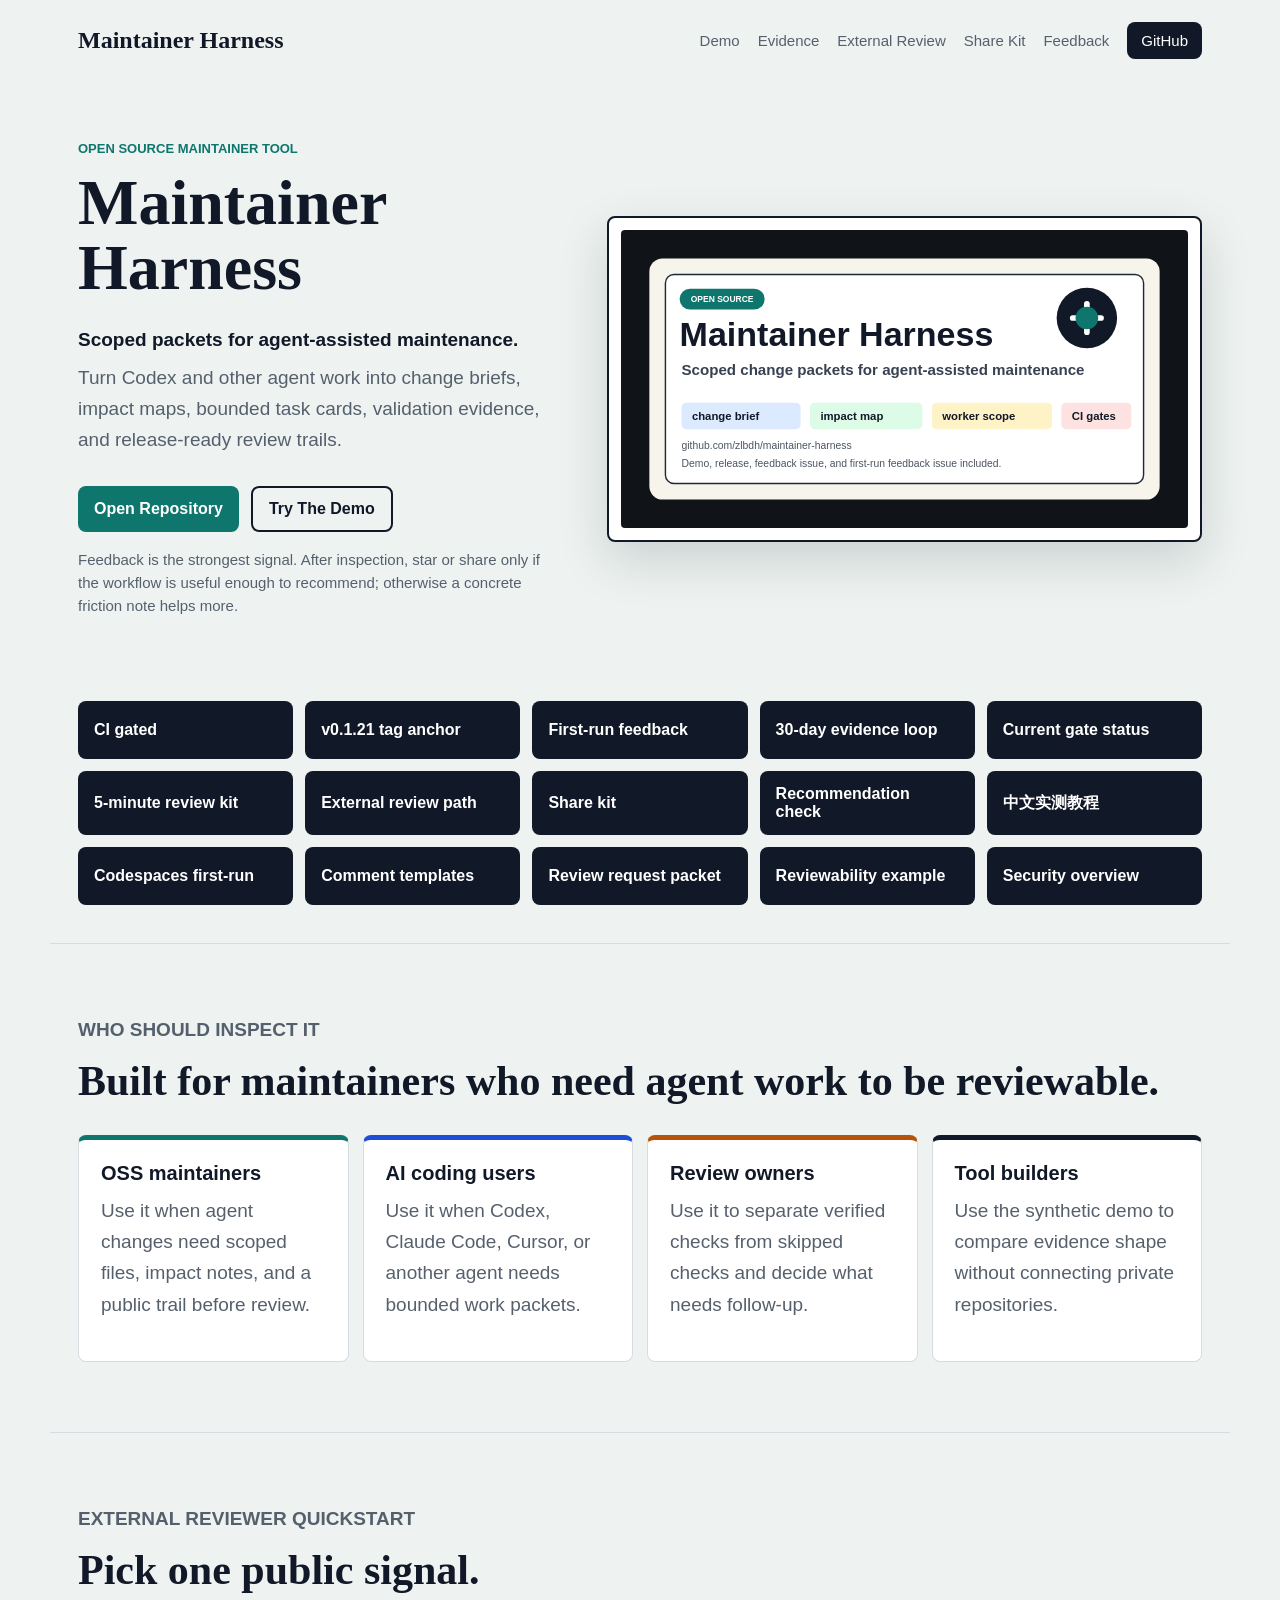
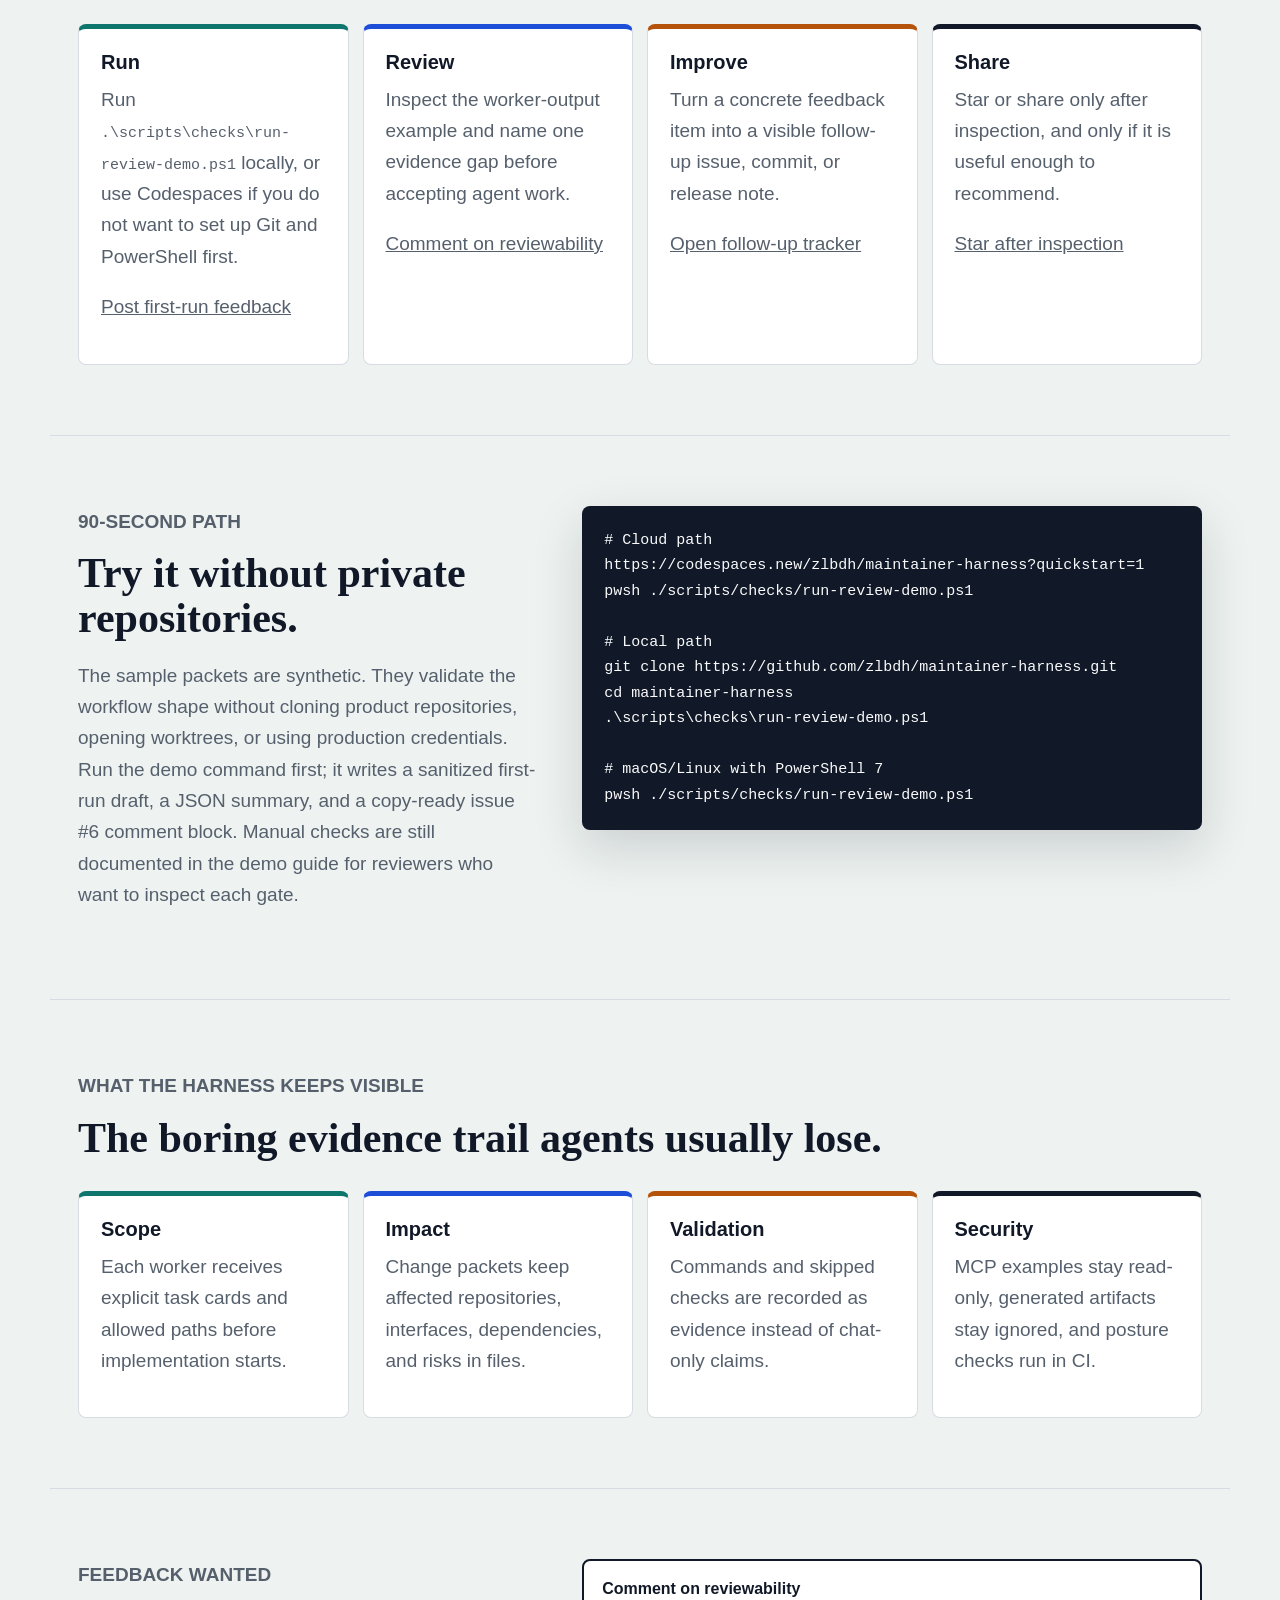
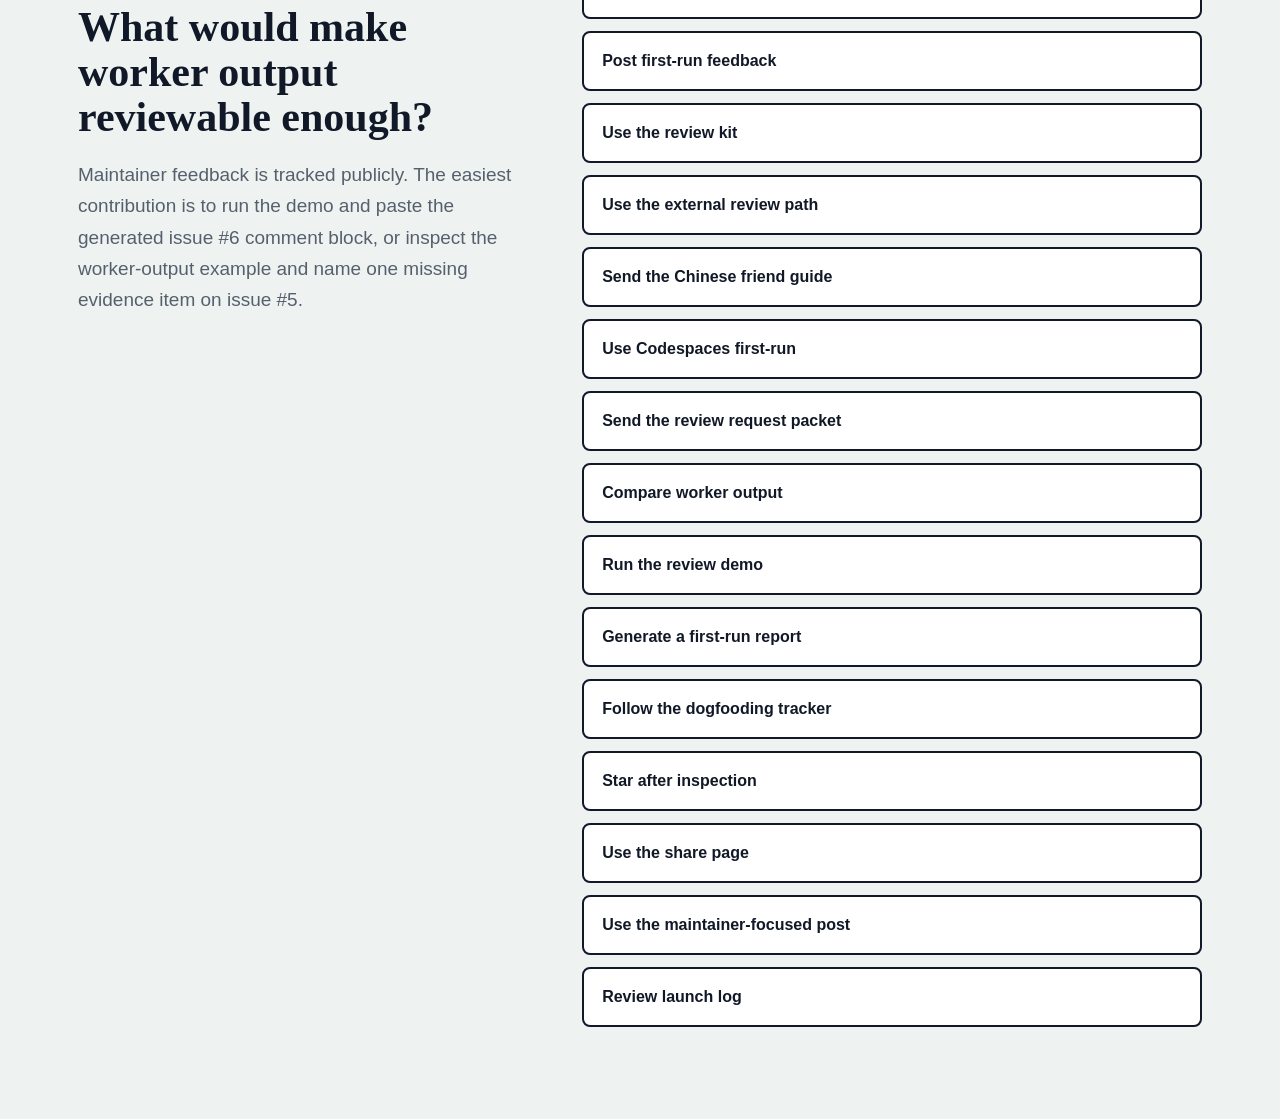
<file: docs/index.html>
<!doctype html>
<html lang="en">
<head>
  <meta charset="utf-8">
  <meta name="viewport" content="width=device-width, initial-scale=1">
  <title>Maintainer Harness</title>
  <meta name="description" content="Scoped change packets for agent-assisted open source maintenance.">
  <link rel="canonical" href="https://zlbdh.github.io/maintainer-harness/">
  <meta property="og:title" content="Maintainer Harness">
  <meta property="og:description" content="Scoped change packets for agent-assisted open source maintenance.">
  <meta property="og:type" content="website">
  <meta property="og:url" content="https://zlbdh.github.io/maintainer-harness/">
  <meta property="og:image" content="https://zlbdh.github.io/maintainer-harness/assets/social-preview.svg">
  <meta name="twitter:card" content="summary_large_image">
  <meta name="twitter:title" content="Maintainer Harness">
  <meta name="twitter:description" content="Scoped change packets for agent-assisted open source maintenance.">
  <meta name="twitter:image" content="https://zlbdh.github.io/maintainer-harness/assets/social-preview.svg">
  <link rel="stylesheet" href="site.css">
</head>
<body>
  <header class="site-header">
    <a class="brand" href="https://github.com/zlbdh/maintainer-harness">Maintainer Harness</a>
    <nav aria-label="Primary">
      <a href="#demo">Demo</a>
      <a href="#evidence">Evidence</a>
      <a href="external-review.html">External Review</a>
      <a href="https://github.com/zlbdh/maintainer-harness/blob/main/docs/share.md">Share Kit</a>
      <a href="https://github.com/zlbdh/maintainer-harness/issues/5#issuecomment-new">Feedback</a>
      <a class="nav-action" href="https://github.com/zlbdh/maintainer-harness">GitHub</a>
    </nav>
  </header>

  <main>
    <section class="hero" aria-labelledby="hero-title">
      <div class="hero-copy">
        <p class="eyebrow">Open source maintainer tool</p>
        <h1 id="hero-title">Maintainer Harness</h1>
        <p class="lead">
          <strong>Scoped packets for agent-assisted maintenance.</strong>
          Turn Codex and other agent work into change briefs, impact maps, bounded task cards,
          validation evidence, and release-ready review trails.
        </p>
        <div class="hero-actions">
          <a class="button primary" href="https://github.com/zlbdh/maintainer-harness">Open Repository</a>
          <a class="button secondary" href="#demo">Try The Demo</a>
        </div>
        <p class="microcopy">
          Feedback is the strongest signal. After inspection, star or share only
          if the workflow is useful enough to recommend; otherwise a concrete
          friction note helps more.
        </p>
      </div>
      <div class="hero-media" aria-label="Maintainer Harness preview">
        <img src="assets/social-preview.svg" alt="Maintainer Harness preview card">
      </div>
    </section>

    <section class="signal-band" aria-label="Project signals">
      <a href="https://github.com/zlbdh/maintainer-harness/actions/workflows/harness-validation.yml">
        CI gated
      </a>
      <a href="https://github.com/zlbdh/maintainer-harness/releases/tag/v0.1.21">
        v0.1.21 tag anchor
      </a>
      <a href="https://github.com/zlbdh/maintainer-harness/issues/6#issuecomment-new">
        First-run feedback
      </a>
      <a href="https://github.com/zlbdh/maintainer-harness/issues/7">
        30-day evidence loop
      </a>
      <a href="https://github.com/zlbdh/maintainer-harness/issues/7#issuecomment-4609294155">
        Current gate status
      </a>
      <a href="https://github.com/zlbdh/maintainer-harness/blob/main/docs/maintainer-review-kit.md">
        5-minute review kit
      </a>
      <a href="external-review.html">
        External review path
      </a>
      <a href="https://github.com/zlbdh/maintainer-harness/blob/main/docs/share.md">
        Share kit
      </a>
      <a href="https://github.com/zlbdh/maintainer-harness/blob/main/docs/recommendation-check.md">
        Recommendation check
      </a>
      <a href="https://github.com/zlbdh/maintainer-harness/blob/main/docs/friend-review-guide-zh.md">
        中文实测教程
      </a>
      <a href="https://codespaces.new/zlbdh/maintainer-harness?quickstart=1">
        Codespaces first-run
      </a>
      <a href="external-review.html#templates">
        Comment templates
      </a>
      <a href="https://github.com/zlbdh/maintainer-harness/blob/main/docs/review-request.md">
        Review request packet
      </a>
      <a href="https://github.com/zlbdh/maintainer-harness/blob/main/docs/worker-output-reviewability.md">
        Reviewability example
      </a>
      <a href="https://github.com/zlbdh/maintainer-harness/blob/main/docs/security/codex-security-project-overview.md">
        Security overview
      </a>
    </section>

    <section id="who" class="section" aria-labelledby="who-title">
      <p class="eyebrow">Who should inspect it</p>
      <h2 id="who-title">Built for maintainers who need agent work to be reviewable.</h2>
      <div class="grid">
        <article>
          <h3>OSS maintainers</h3>
          <p>Use it when agent changes need scoped files, impact notes, and a public trail before review.</p>
        </article>
        <article>
          <h3>AI coding users</h3>
          <p>Use it when Codex, Claude Code, Cursor, or another agent needs bounded work packets.</p>
        </article>
        <article>
          <h3>Review owners</h3>
          <p>Use it to separate verified checks from skipped checks and decide what needs follow-up.</p>
        </article>
        <article>
          <h3>Tool builders</h3>
          <p>Use the synthetic demo to compare evidence shape without connecting private repositories.</p>
        </article>
      </div>
    </section>

    <section id="reviewer-quickstart" class="section" aria-labelledby="reviewer-quickstart-title">
      <p class="eyebrow">External reviewer quickstart</p>
      <h2 id="reviewer-quickstart-title">Pick one public signal.</h2>
      <div class="grid">
        <article>
          <h3>Run</h3>
          <p>Run <code>.\scripts\checks\run-review-demo.ps1</code> locally, or use Codespaces if you do not want to set up Git and PowerShell first.</p>
          <p><a href="https://github.com/zlbdh/maintainer-harness/issues/6#issuecomment-new">Post first-run feedback</a></p>
        </article>
        <article>
          <h3>Review</h3>
          <p>Inspect the worker-output example and name one evidence gap before accepting agent work.</p>
          <p><a href="https://github.com/zlbdh/maintainer-harness/issues/5#issuecomment-new">Comment on reviewability</a></p>
        </article>
        <article>
          <h3>Improve</h3>
          <p>Turn a concrete feedback item into a visible follow-up issue, commit, or release note.</p>
          <p><a href="https://github.com/zlbdh/maintainer-harness/issues/7">Open follow-up tracker</a></p>
        </article>
        <article>
          <h3>Share</h3>
          <p>Star or share only after inspection, and only if it is useful enough to recommend.</p>
          <p><a href="https://github.com/zlbdh/maintainer-harness/stargazers">Star after inspection</a></p>
        </article>
      </div>
    </section>

    <section id="demo" class="section split" aria-labelledby="demo-title">
      <div>
        <p class="eyebrow">90-second path</p>
        <h2 id="demo-title">Try it without private repositories.</h2>
        <p>
          The sample packets are synthetic. They validate the workflow shape without
          cloning product repositories, opening worktrees, or using production credentials.
          Run the demo command first; it writes a sanitized first-run draft, a
          JSON summary, and a copy-ready issue #6 comment block. Manual checks
          are still documented in the demo guide for reviewers who want to
          inspect each gate.
        </p>
      </div>
      <pre aria-label="Demo commands"><code># Cloud path
https://codespaces.new/zlbdh/maintainer-harness?quickstart=1
pwsh ./scripts/checks/run-review-demo.ps1

# Local path
git clone https://github.com/zlbdh/maintainer-harness.git
cd maintainer-harness
.\scripts\checks\run-review-demo.ps1

# macOS/Linux with PowerShell 7
pwsh ./scripts/checks/run-review-demo.ps1</code></pre>
    </section>

    <section id="evidence" class="section" aria-labelledby="evidence-title">
      <p class="eyebrow">What the harness keeps visible</p>
      <h2 id="evidence-title">The boring evidence trail agents usually lose.</h2>
      <div class="grid">
        <article>
          <h3>Scope</h3>
          <p>Each worker receives explicit task cards and allowed paths before implementation starts.</p>
        </article>
        <article>
          <h3>Impact</h3>
          <p>Change packets keep affected repositories, interfaces, dependencies, and risks in files.</p>
        </article>
        <article>
          <h3>Validation</h3>
          <p>Commands and skipped checks are recorded as evidence instead of chat-only claims.</p>
        </article>
        <article>
          <h3>Security</h3>
          <p>MCP examples stay read-only, generated artifacts stay ignored, and posture checks run in CI.</p>
        </article>
      </div>
    </section>

    <section class="section split final" aria-labelledby="contribute-title">
      <div>
        <p class="eyebrow">Feedback wanted</p>
        <h2 id="contribute-title">What would make worker output reviewable enough?</h2>
        <p>
          Maintainer feedback is tracked publicly. The easiest contribution is to run the demo and
          paste the generated issue #6 comment block, or inspect the worker-output example and
          name one missing evidence item on issue #5.
        </p>
      </div>
      <div class="link-list">
        <a href="https://github.com/zlbdh/maintainer-harness/issues/5#issuecomment-new">Comment on reviewability</a>
        <a href="https://github.com/zlbdh/maintainer-harness/issues/6#issuecomment-new">Post first-run feedback</a>
        <a href="https://github.com/zlbdh/maintainer-harness/blob/main/docs/maintainer-review-kit.md">Use the review kit</a>
        <a href="external-review.html">Use the external review path</a>
        <a href="https://github.com/zlbdh/maintainer-harness/blob/main/docs/friend-review-guide-zh.md">Send the Chinese friend guide</a>
        <a href="https://github.com/zlbdh/maintainer-harness/blob/main/docs/codespaces-first-run.md">Use Codespaces first-run</a>
        <a href="https://github.com/zlbdh/maintainer-harness/blob/main/docs/review-request.md">Send the review request packet</a>
        <a href="https://github.com/zlbdh/maintainer-harness/blob/main/docs/worker-output-reviewability.md">Compare worker output</a>
        <a href="https://github.com/zlbdh/maintainer-harness/blob/main/scripts/checks/run-review-demo.ps1">Run the review demo</a>
        <a href="https://github.com/zlbdh/maintainer-harness/blob/main/scripts/checks/write-first-run-report.ps1">Generate a first-run report</a>
        <a href="https://github.com/zlbdh/maintainer-harness/issues/7">Follow the dogfooding tracker</a>
        <a href="https://github.com/zlbdh/maintainer-harness/stargazers">Star after inspection</a>
        <a href="https://github.com/zlbdh/maintainer-harness/blob/main/docs/share.md">Use the share page</a>
        <a href="https://github.com/zlbdh/maintainer-harness/blob/main/docs/share.md#maintainer-focused-post">Use the maintainer-focused post</a>
        <a href="https://github.com/zlbdh/maintainer-harness/blob/main/docs/launch-log.md">Review launch log</a>
      </div>
    </section>
  </main>
</body>
</html>
</file>
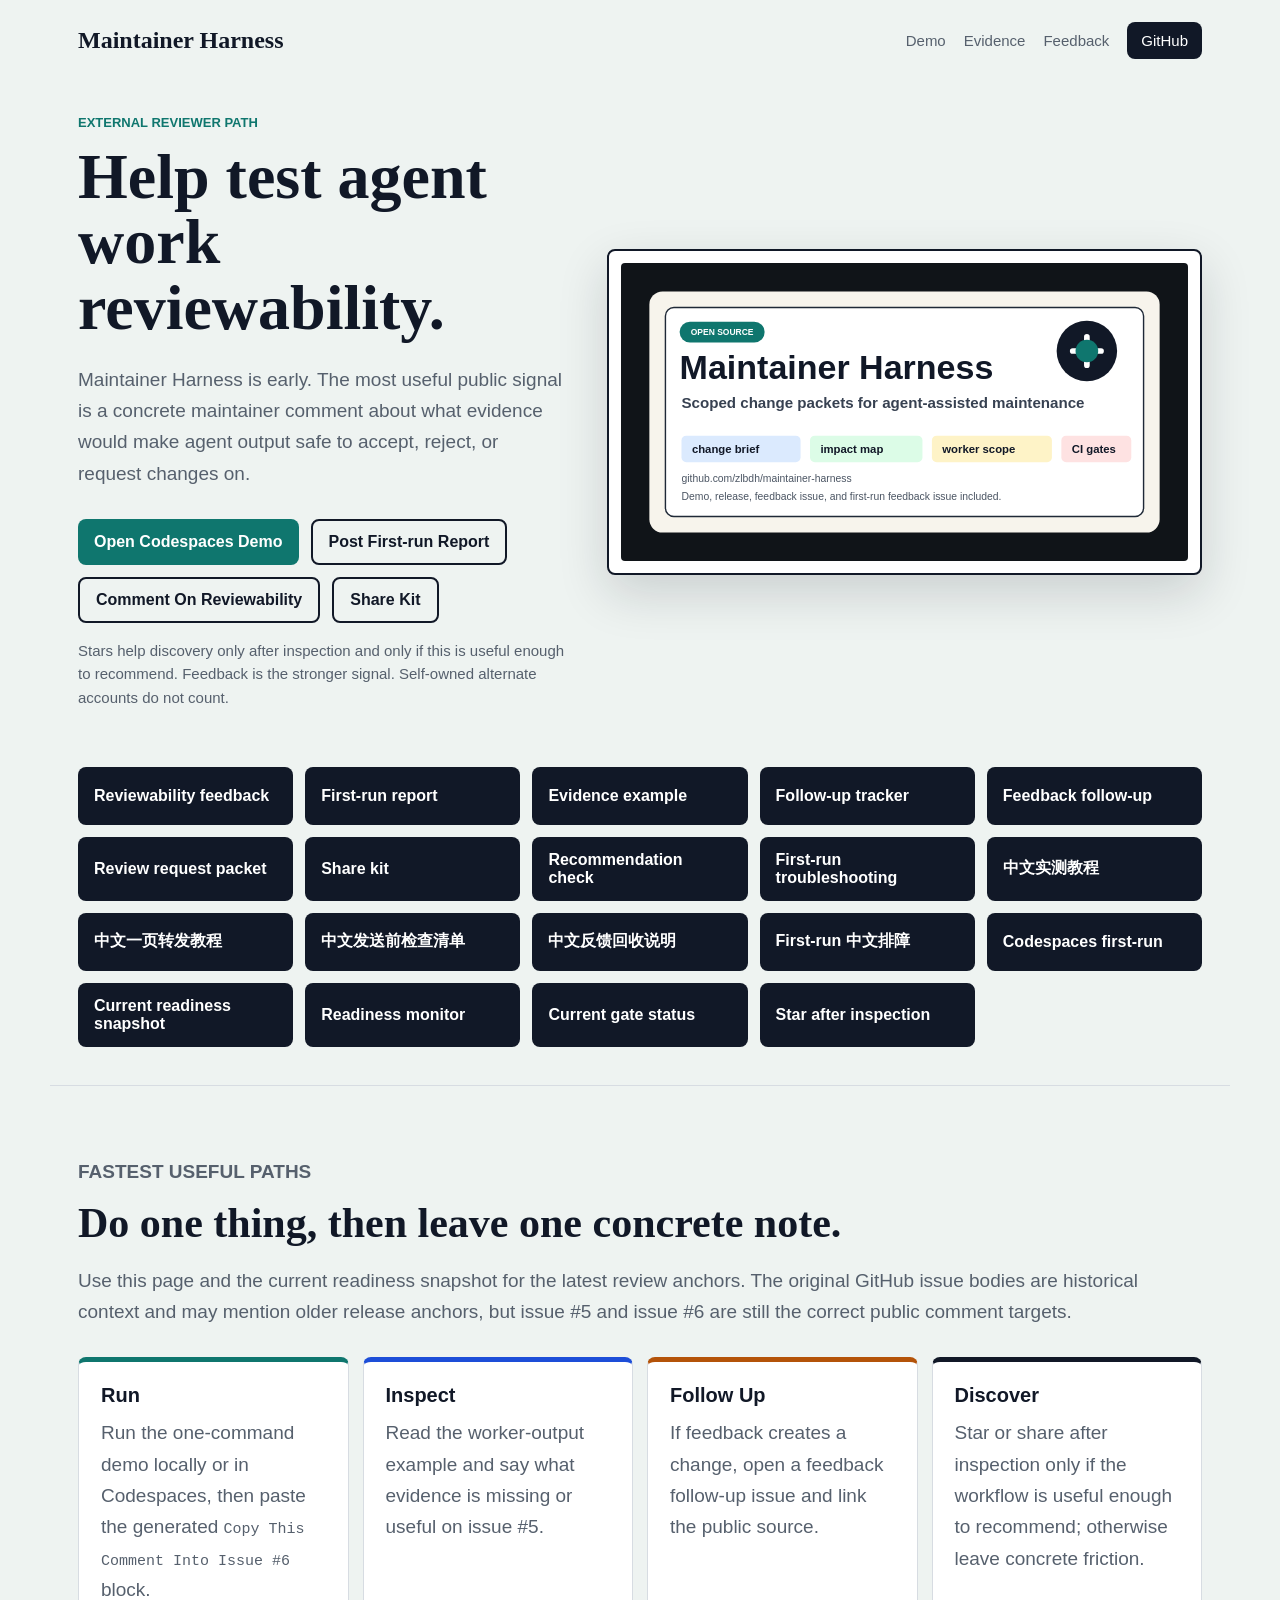
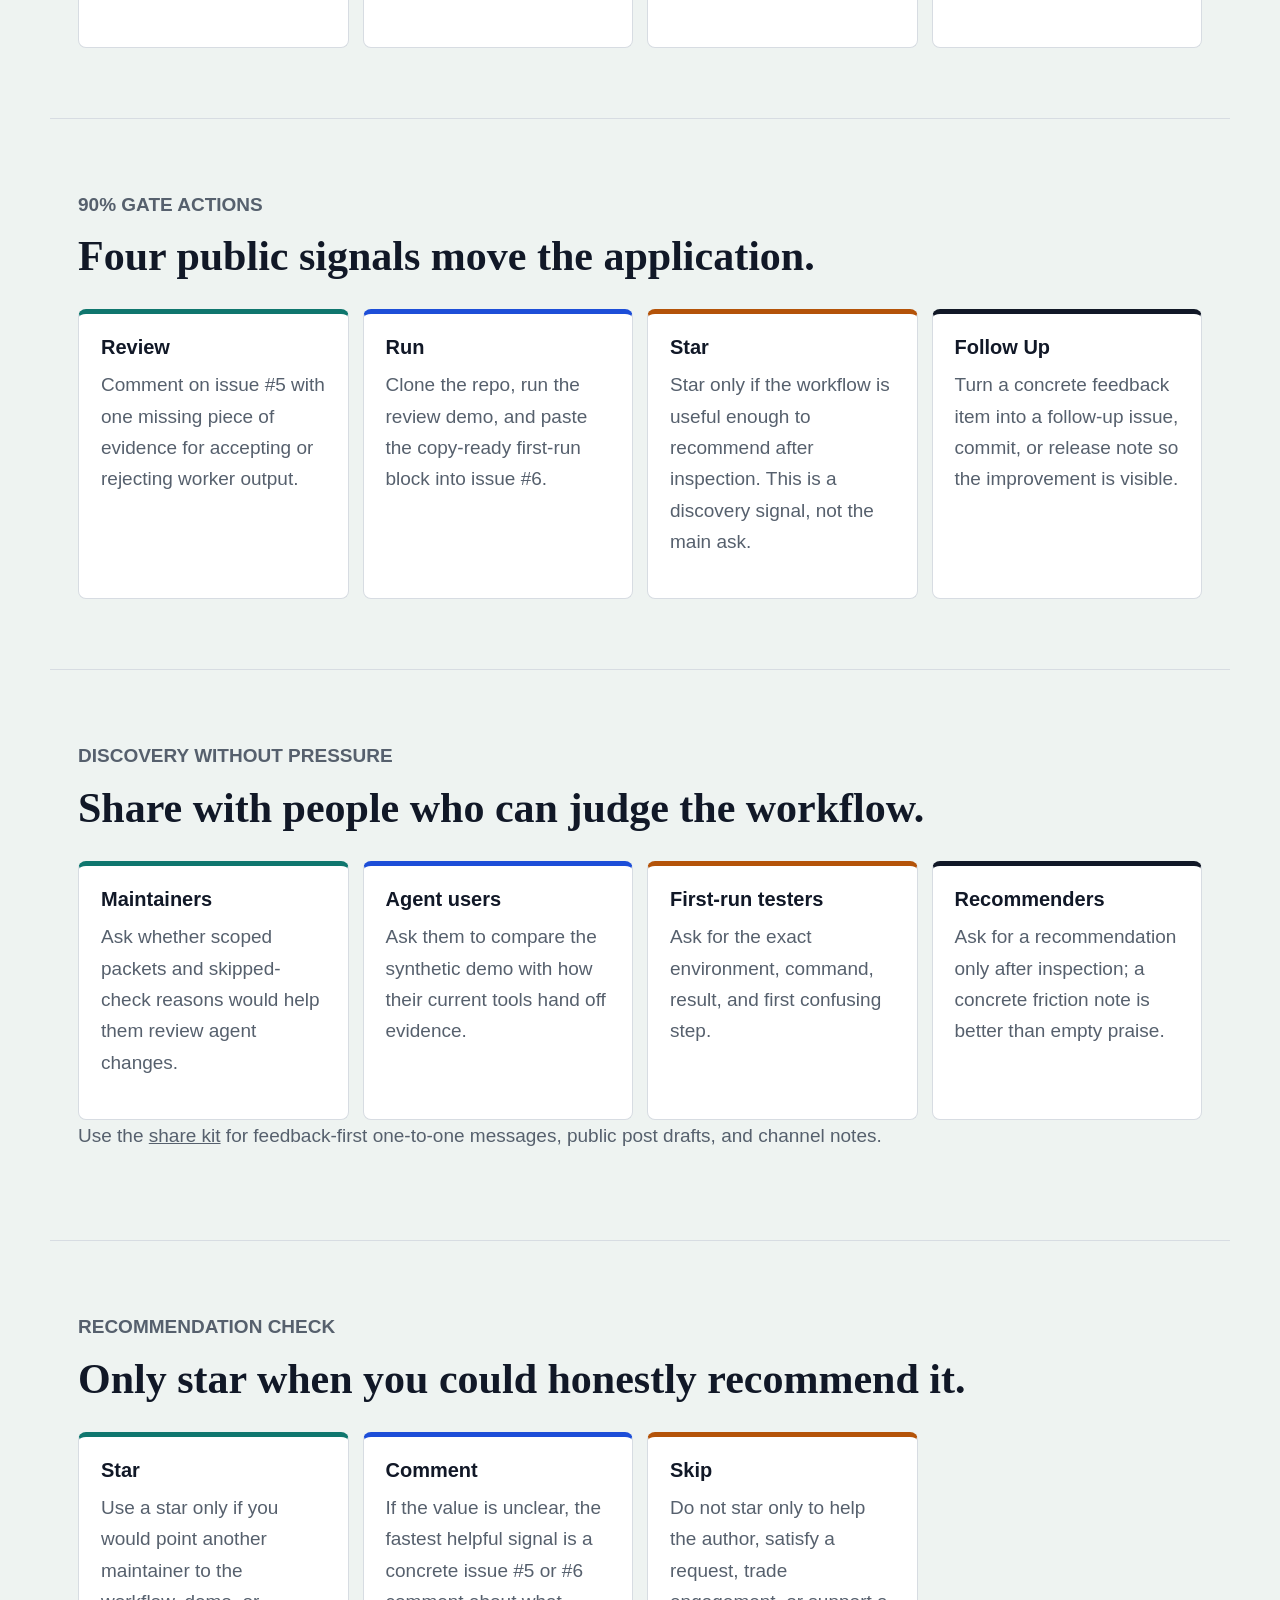
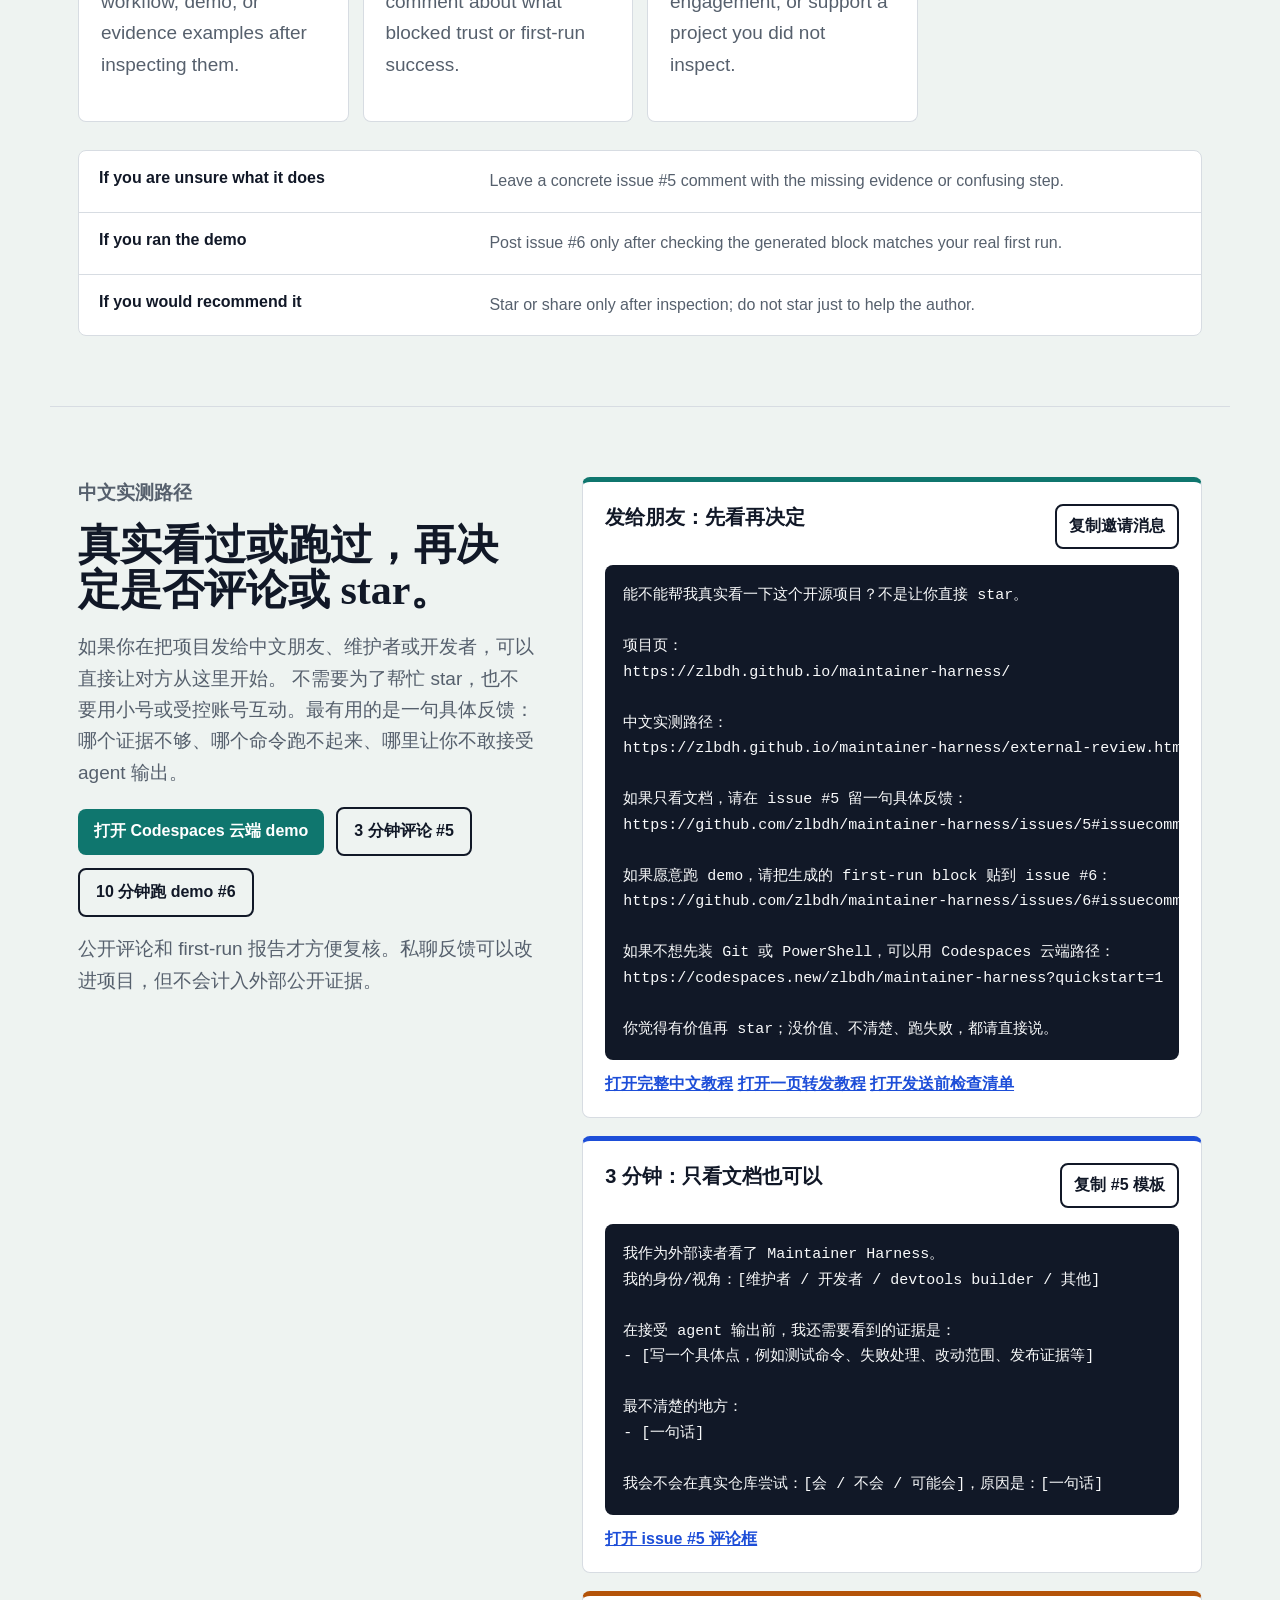
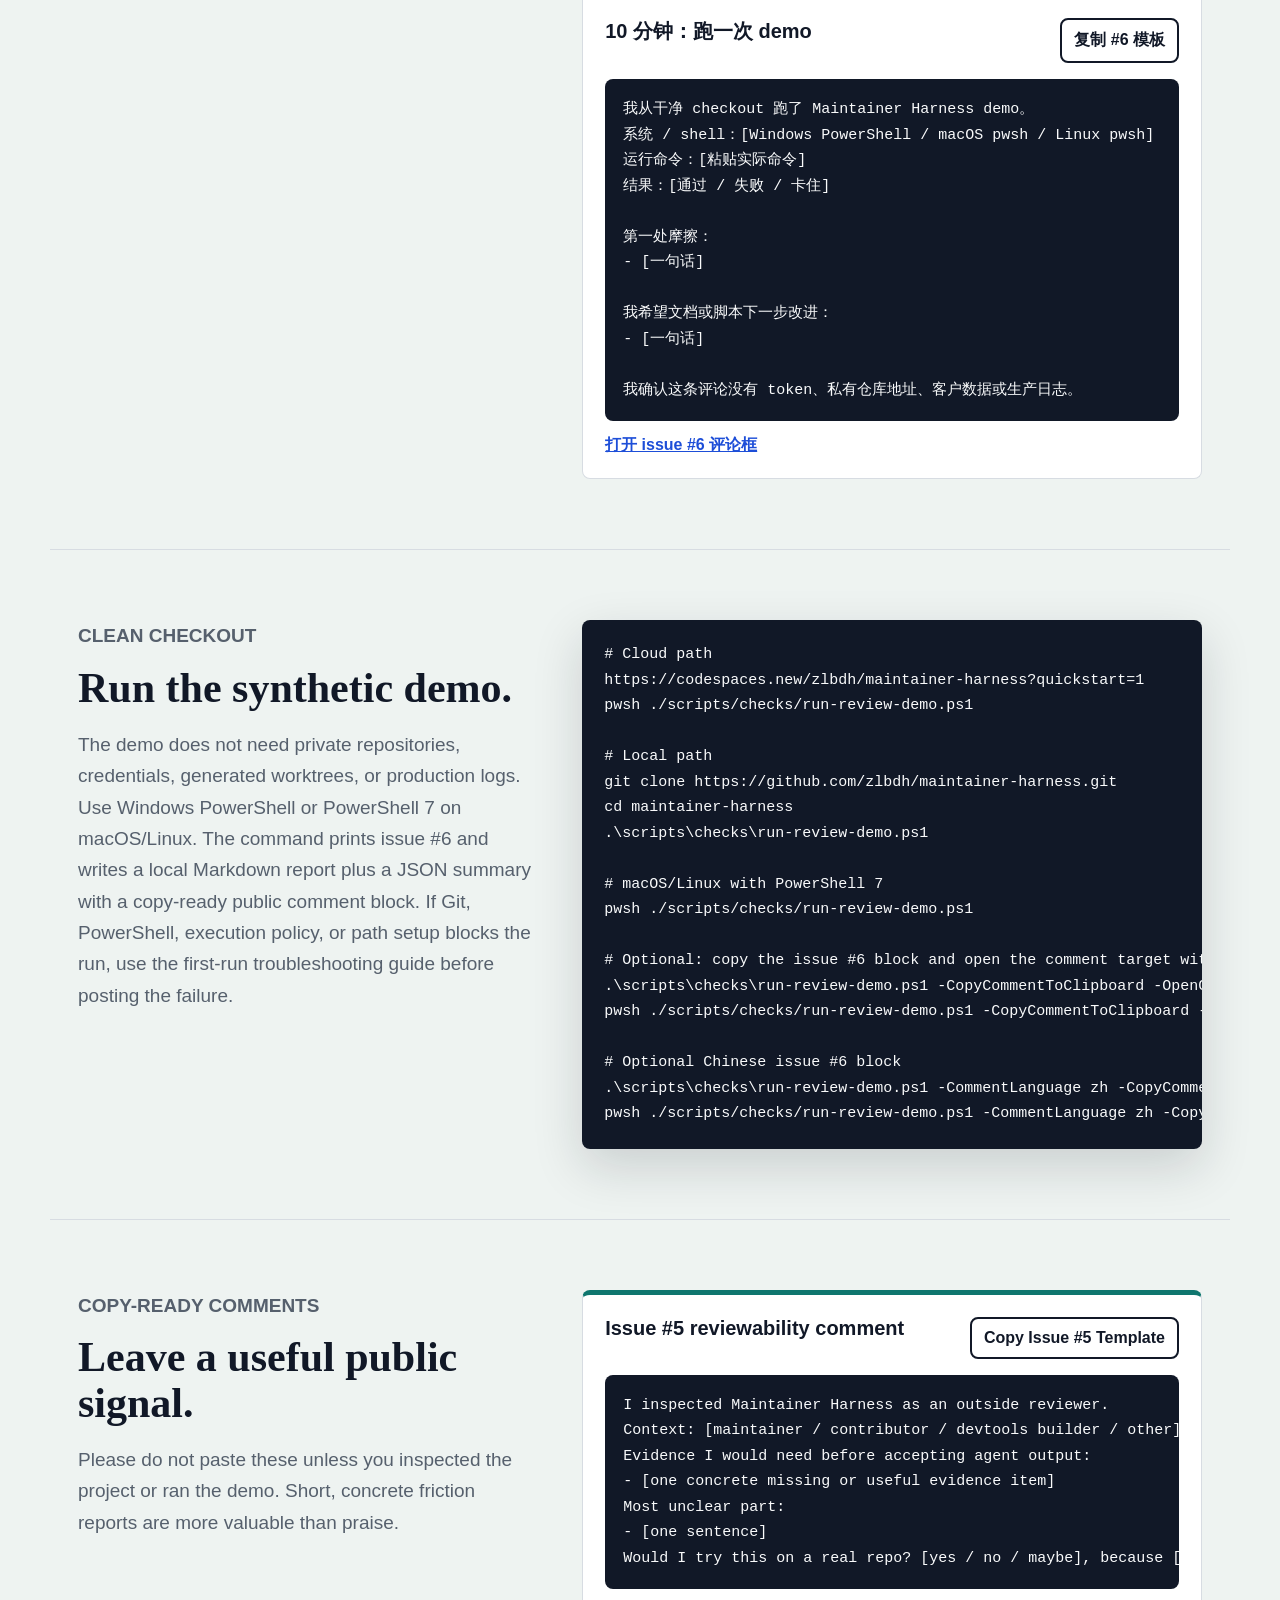
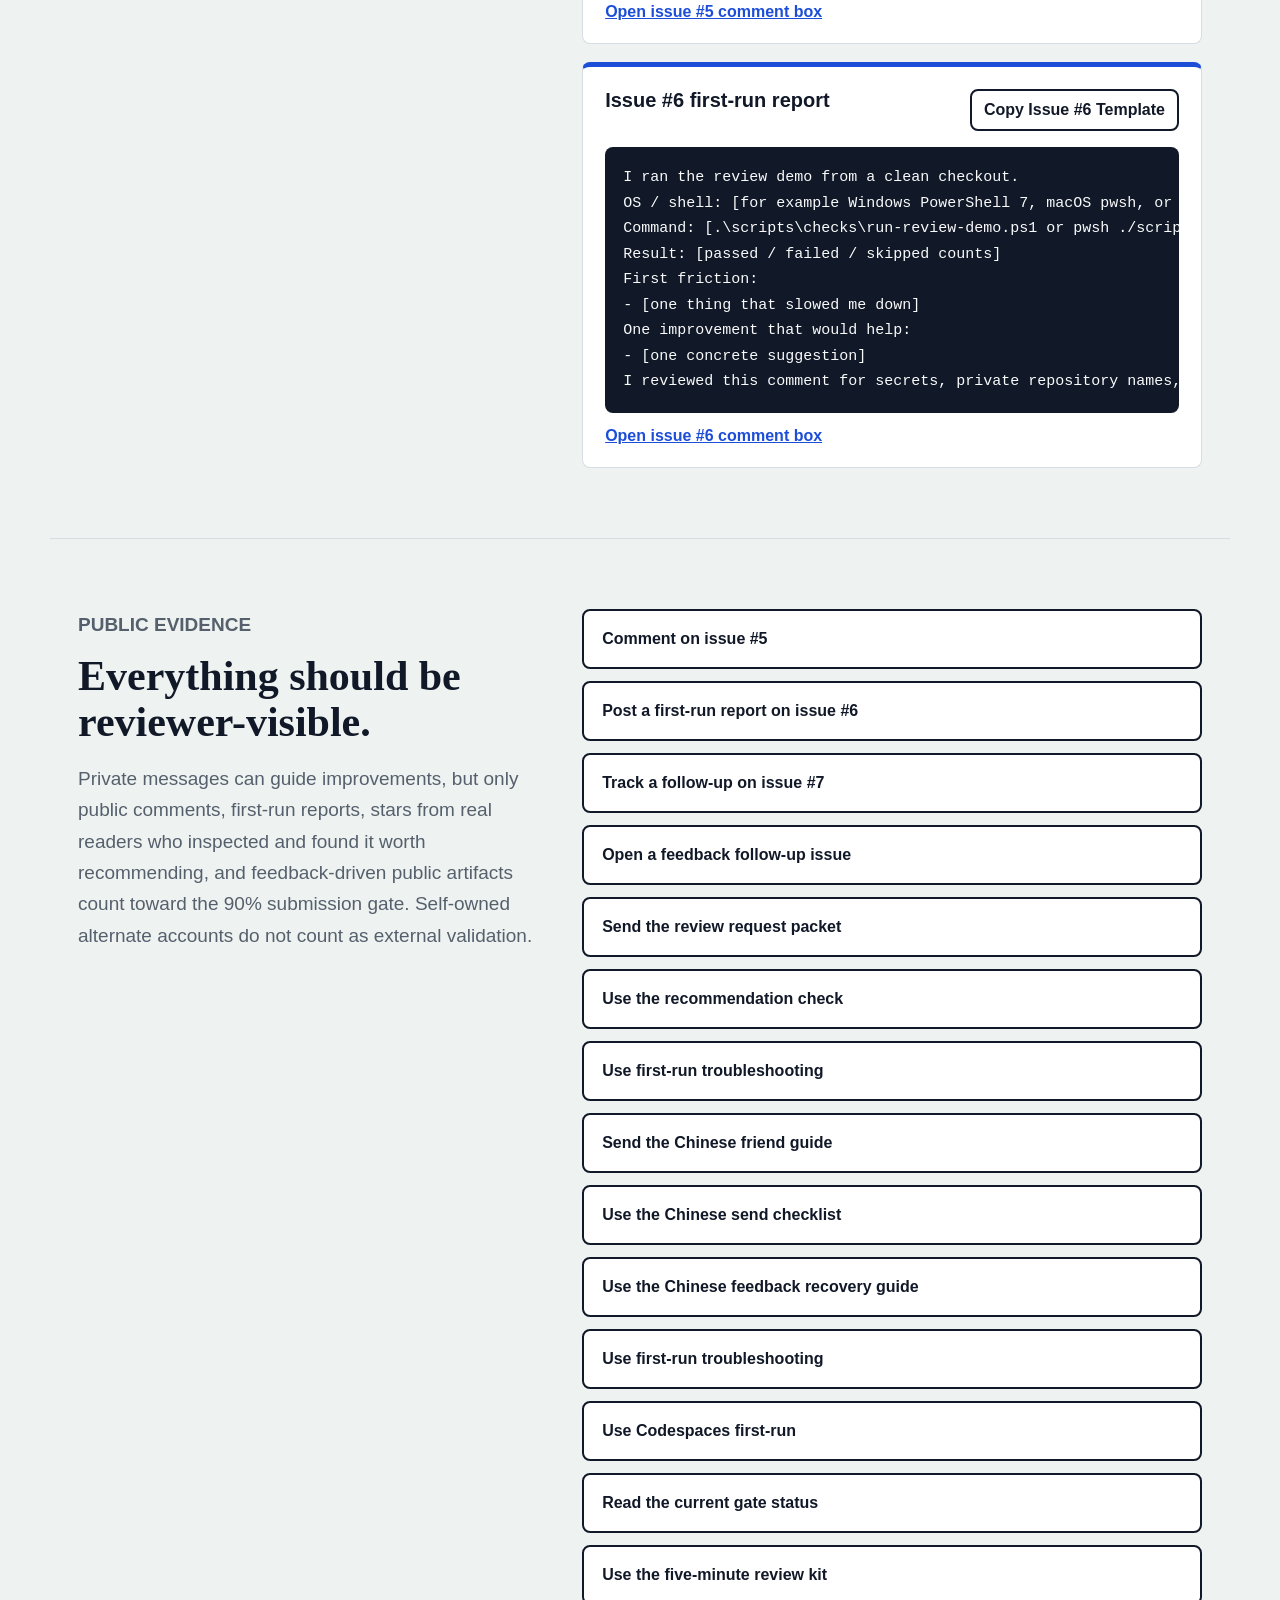
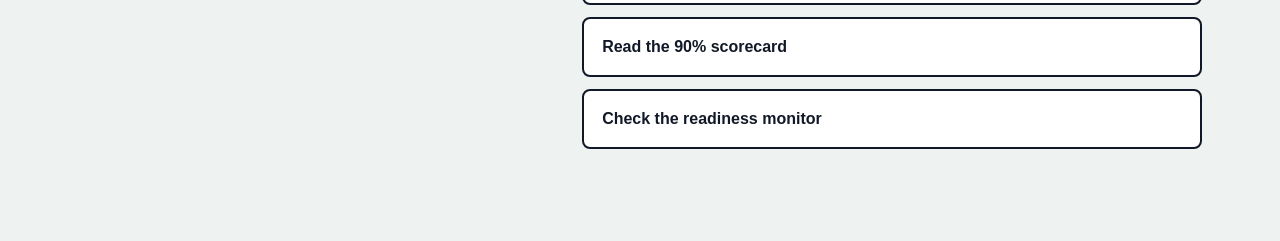
<file: docs/external-review.html>
<!doctype html>
<html lang="en">
<head>
  <meta charset="utf-8">
  <meta name="viewport" content="width=device-width, initial-scale=1">
  <title>External Review - Maintainer Harness</title>
  <meta name="description" content="A short external reviewer path for Maintainer Harness.">
  <link rel="canonical" href="https://zlbdh.github.io/maintainer-harness/external-review.html">
  <meta property="og:title" content="External Review - Maintainer Harness">
  <meta property="og:description" content="Review, run, and comment on Maintainer Harness without private repositories.">
  <meta property="og:type" content="website">
  <meta property="og:url" content="https://zlbdh.github.io/maintainer-harness/external-review.html">
  <meta property="og:image" content="https://zlbdh.github.io/maintainer-harness/assets/social-preview.svg">
  <meta name="twitter:card" content="summary_large_image">
  <link rel="stylesheet" href="site.css">
</head>
<body>
  <header class="site-header">
    <a class="brand" href="index.html">Maintainer Harness</a>
    <nav aria-label="Primary">
      <a href="index.html#demo">Demo</a>
      <a href="index.html#evidence">Evidence</a>
      <a href="https://github.com/zlbdh/maintainer-harness/issues/5#issuecomment-new">Feedback</a>
      <a class="nav-action" href="https://github.com/zlbdh/maintainer-harness">GitHub</a>
    </nav>
  </header>

  <main>
    <section class="hero" aria-labelledby="review-title">
      <div class="hero-copy">
        <p class="eyebrow">External reviewer path</p>
        <h1 id="review-title">Help test agent work reviewability.</h1>
        <p class="lead">
          Maintainer Harness is early. The most useful public signal is a concrete
          maintainer comment about what evidence would make agent output safe to
          accept, reject, or request changes on.
        </p>
        <div class="hero-actions">
          <a class="button primary" href="https://codespaces.new/zlbdh/maintainer-harness?quickstart=1">Open Codespaces Demo</a>
          <a class="button secondary" href="https://github.com/zlbdh/maintainer-harness/issues/6#issuecomment-new">Post First-run Report</a>
          <a class="button secondary" href="https://github.com/zlbdh/maintainer-harness/issues/5#issuecomment-new">Comment On Reviewability</a>
          <a class="button secondary" href="https://github.com/zlbdh/maintainer-harness/blob/main/docs/share.md">Share Kit</a>
        </div>
        <p class="microcopy">
          Stars help discovery only after inspection and only if this is useful
          enough to recommend. Feedback is the stronger signal. Self-owned
          alternate accounts do not count.
        </p>
      </div>
      <div class="hero-media" aria-label="Maintainer Harness preview">
        <img src="assets/social-preview.svg" alt="Maintainer Harness preview card">
      </div>
    </section>

    <section class="signal-band" aria-label="External review links">
      <a href="https://github.com/zlbdh/maintainer-harness/issues/5#issuecomment-new">Reviewability feedback</a>
      <a href="https://github.com/zlbdh/maintainer-harness/issues/6#issuecomment-new">First-run report</a>
      <a href="https://github.com/zlbdh/maintainer-harness/blob/main/docs/worker-output-reviewability.md">Evidence example</a>
      <a href="https://github.com/zlbdh/maintainer-harness/issues/7">Follow-up tracker</a>
      <a href="https://github.com/zlbdh/maintainer-harness/issues/new?template=feedback_follow_up.md">Feedback follow-up</a>
      <a href="https://github.com/zlbdh/maintainer-harness/blob/main/docs/review-request.md">Review request packet</a>
      <a href="https://github.com/zlbdh/maintainer-harness/blob/main/docs/share.md">Share kit</a>
      <a href="https://github.com/zlbdh/maintainer-harness/blob/main/docs/recommendation-check.md">Recommendation check</a>
      <a href="https://github.com/zlbdh/maintainer-harness/blob/main/docs/first-run-troubleshooting.md">First-run troubleshooting</a>
      <a href="https://github.com/zlbdh/maintainer-harness/blob/main/docs/friend-review-guide-zh.md">中文实测教程</a>
      <a href="https://github.com/zlbdh/maintainer-harness/blob/main/docs/friend-review-onepager-zh.md">中文一页转发教程</a>
      <a href="https://github.com/zlbdh/maintainer-harness/blob/main/docs/friend-review-send-checklist-zh.md">中文发送前检查清单</a>
      <a href="https://github.com/zlbdh/maintainer-harness/blob/main/docs/friend-feedback-recovery-zh.md">中文反馈回收说明</a>
      <a href="https://github.com/zlbdh/maintainer-harness/blob/main/docs/first-run-troubleshooting-zh.md">First-run 中文排障</a>
      <a href="https://github.com/zlbdh/maintainer-harness/blob/main/docs/codespaces-first-run.md">Codespaces first-run</a>
      <a href="https://github.com/zlbdh/maintainer-harness/blob/main/docs/codex-for-oss-current-readiness.md">Current readiness snapshot</a>
      <a href="https://github.com/zlbdh/maintainer-harness/actions/workflows/codex-readiness-monitor.yml">Readiness monitor</a>
      <a href="https://github.com/zlbdh/maintainer-harness/issues/7#issuecomment-4609294155">Current gate status</a>
      <a href="https://github.com/zlbdh/maintainer-harness/stargazers">Star after inspection</a>
    </section>

    <section id="quickstart" class="section" aria-labelledby="quickstart-title">
      <p class="eyebrow">Fastest useful paths</p>
      <h2 id="quickstart-title">Do one thing, then leave one concrete note.</h2>
      <p>
        Use this page and the current readiness snapshot for the latest review
        anchors. The original GitHub issue bodies are historical context and may
        mention older release anchors, but issue #5 and issue #6 are still the
        correct public comment targets.
      </p>
      <div class="grid">
        <article>
          <h3>Run</h3>
          <p>Run the one-command demo locally or in Codespaces, then paste the generated <code>Copy This Comment Into Issue #6</code> block.</p>
        </article>
        <article>
          <h3>Inspect</h3>
          <p>Read the worker-output example and say what evidence is missing or useful on issue #5.</p>
        </article>
        <article>
          <h3>Follow Up</h3>
          <p>If feedback creates a change, open a feedback follow-up issue and link the public source.</p>
        </article>
        <article>
          <h3>Discover</h3>
          <p>Star or share after inspection only if the workflow is useful enough to recommend; otherwise leave concrete friction.</p>
        </article>
      </div>
    </section>

    <section id="actions" class="section" aria-labelledby="actions-title">
      <p class="eyebrow">90% gate actions</p>
      <h2 id="actions-title">Four public signals move the application.</h2>
      <div class="grid">
        <article>
          <h3>Review</h3>
          <p>Comment on issue #5 with one missing piece of evidence for accepting or rejecting worker output.</p>
        </article>
        <article>
          <h3>Run</h3>
          <p>Clone the repo, run the review demo, and paste the copy-ready first-run block into issue #6.</p>
        </article>
        <article>
          <h3>Star</h3>
          <p>Star only if the workflow is useful enough to recommend after inspection. This is a discovery signal, not the main ask.</p>
        </article>
        <article>
          <h3>Follow Up</h3>
          <p>Turn a concrete feedback item into a follow-up issue, commit, or release note so the improvement is visible.</p>
        </article>
      </div>
    </section>

    <section class="section" aria-labelledby="share-title">
      <p class="eyebrow">Discovery without pressure</p>
      <h2 id="share-title">Share with people who can judge the workflow.</h2>
      <div class="grid">
        <article>
          <h3>Maintainers</h3>
          <p>Ask whether scoped packets and skipped-check reasons would help them review agent changes.</p>
        </article>
        <article>
          <h3>Agent users</h3>
          <p>Ask them to compare the synthetic demo with how their current tools hand off evidence.</p>
        </article>
        <article>
          <h3>First-run testers</h3>
          <p>Ask for the exact environment, command, result, and first confusing step.</p>
        </article>
        <article>
          <h3>Recommenders</h3>
          <p>Ask for a recommendation only after inspection; a concrete friction note is better than empty praise.</p>
        </article>
      </div>
      <p>
        Use the <a href="https://github.com/zlbdh/maintainer-harness/blob/main/docs/share.md">share kit</a>
        for feedback-first one-to-one messages, public post drafts, and channel notes.
      </p>
    </section>

    <section class="section" aria-labelledby="recommend-title">
      <p class="eyebrow">Recommendation check</p>
      <h2 id="recommend-title">Only star when you could honestly recommend it.</h2>
      <div class="grid">
        <article>
          <h3>Star</h3>
          <p>Use a star only if you would point another maintainer to the workflow, demo, or evidence examples after inspecting them.</p>
        </article>
        <article>
          <h3>Comment</h3>
          <p>If the value is unclear, the fastest helpful signal is a concrete issue #5 or #6 comment about what blocked trust or first-run success.</p>
        </article>
        <article>
          <h3>Skip</h3>
          <p>Do not star only to help the author, satisfy a request, trade engagement, or support a project you did not inspect.</p>
        </article>
      </div>
      <div class="decision-table" role="table" aria-label="Comment, first-run, or star decision table">
        <div role="row">
          <strong role="cell">If you are unsure what it does</strong>
          <span role="cell">Leave a concrete issue #5 comment with the missing evidence or confusing step.</span>
        </div>
        <div role="row">
          <strong role="cell">If you ran the demo</strong>
          <span role="cell">Post issue #6 only after checking the generated block matches your real first run.</span>
        </div>
        <div role="row">
          <strong role="cell">If you would recommend it</strong>
          <span role="cell">Star or share only after inspection; do not star just to help the author.</span>
        </div>
      </div>
    </section>

    <section id="zh-review" class="section split" aria-labelledby="zh-review-title">
      <div>
        <p class="eyebrow">中文实测路径</p>
        <h2 id="zh-review-title">真实看过或跑过，再决定是否评论或 star。</h2>
        <p>
          如果你在把项目发给中文朋友、维护者或开发者，可以直接让对方从这里开始。
          不需要为了帮忙 star，也不要用小号或受控账号互动。最有用的是一句具体反馈：
          哪个证据不够、哪个命令跑不起来、哪里让你不敢接受 agent 输出。
        </p>
        <div class="hero-actions">
          <a class="button primary" href="https://codespaces.new/zlbdh/maintainer-harness?quickstart=1">打开 Codespaces 云端 demo</a>
          <a class="button secondary" href="https://github.com/zlbdh/maintainer-harness/issues/5#issuecomment-new">3 分钟评论 #5</a>
          <a class="button secondary" href="https://github.com/zlbdh/maintainer-harness/issues/6#issuecomment-new">10 分钟跑 demo #6</a>
        </div>
        <p class="microcopy">
          公开评论和 first-run 报告才方便复核。私聊反馈可以改进项目，但不会计入外部公开证据。
        </p>
      </div>
      <div class="template-list" aria-label="Chinese reviewer path">
        <article class="template-card">
          <div class="template-card-header">
            <h3>发给朋友：先看再决定</h3>
            <button class="copy-button" type="button" data-copy-target="template-invite-zh">复制邀请消息</button>
          </div>
          <pre class="template-pre"><code id="template-invite-zh">能不能帮我真实看一下这个开源项目？不是让你直接 star。

项目页：
https://zlbdh.github.io/maintainer-harness/

中文实测路径：
https://zlbdh.github.io/maintainer-harness/external-review.html#zh-review

如果只看文档，请在 issue #5 留一句具体反馈：
https://github.com/zlbdh/maintainer-harness/issues/5#issuecomment-new

如果愿意跑 demo，请把生成的 first-run block 贴到 issue #6：
https://github.com/zlbdh/maintainer-harness/issues/6#issuecomment-new

如果不想先装 Git 或 PowerShell，可以用 Codespaces 云端路径：
https://codespaces.new/zlbdh/maintainer-harness?quickstart=1

你觉得有价值再 star；没价值、不清楚、跑失败，都请直接说。</code></pre>
          <a class="template-link" href="https://github.com/zlbdh/maintainer-harness/blob/main/docs/friend-review-guide-zh.md">打开完整中文教程</a>
          <a class="template-link" href="https://github.com/zlbdh/maintainer-harness/blob/main/docs/friend-review-onepager-zh.md">打开一页转发教程</a>
          <a class="template-link" href="https://github.com/zlbdh/maintainer-harness/blob/main/docs/friend-review-send-checklist-zh.md">打开发送前检查清单</a>
        </article>

        <article class="template-card">
          <div class="template-card-header">
            <h3>3 分钟：只看文档也可以</h3>
            <button class="copy-button" type="button" data-copy-target="template-reviewability-zh">复制 #5 模板</button>
          </div>
          <pre class="template-pre"><code id="template-reviewability-zh">我作为外部读者看了 Maintainer Harness。
我的身份/视角：[维护者 / 开发者 / devtools builder / 其他]

在接受 agent 输出前，我还需要看到的证据是：
- [写一个具体点，例如测试命令、失败处理、改动范围、发布证据等]

最不清楚的地方：
- [一句话]

我会不会在真实仓库尝试：[会 / 不会 / 可能会]，原因是：[一句话]</code></pre>
          <a class="template-link" href="https://github.com/zlbdh/maintainer-harness/issues/5#issuecomment-new">打开 issue #5 评论框</a>
        </article>

        <article class="template-card">
          <div class="template-card-header">
            <h3>10 分钟：跑一次 demo</h3>
            <button class="copy-button" type="button" data-copy-target="template-first-run-zh">复制 #6 模板</button>
          </div>
          <pre class="template-pre"><code id="template-first-run-zh">我从干净 checkout 跑了 Maintainer Harness demo。
系统 / shell：[Windows PowerShell / macOS pwsh / Linux pwsh]
运行命令：[粘贴实际命令]
结果：[通过 / 失败 / 卡住]

第一处摩擦：
- [一句话]

我希望文档或脚本下一步改进：
- [一句话]

我确认这条评论没有 token、私有仓库地址、客户数据或生产日志。</code></pre>
          <a class="template-link" href="https://github.com/zlbdh/maintainer-harness/issues/6#issuecomment-new">打开 issue #6 评论框</a>
        </article>
      </div>
    </section>

    <section class="section split" aria-labelledby="commands-title">
      <div>
        <p class="eyebrow">Clean checkout</p>
        <h2 id="commands-title">Run the synthetic demo.</h2>
        <p>
          The demo does not need private repositories, credentials, generated worktrees,
          or production logs. Use Windows PowerShell or PowerShell 7 on macOS/Linux.
          The command prints issue #6 and writes a local Markdown report plus a
          JSON summary with a copy-ready public comment block.
          If Git, PowerShell, execution policy, or path setup blocks the run, use
          the first-run troubleshooting guide before posting the failure.
        </p>
      </div>
      <pre aria-label="Review demo commands"><code># Cloud path
https://codespaces.new/zlbdh/maintainer-harness?quickstart=1
pwsh ./scripts/checks/run-review-demo.ps1

# Local path
git clone https://github.com/zlbdh/maintainer-harness.git
cd maintainer-harness
.\scripts\checks\run-review-demo.ps1

# macOS/Linux with PowerShell 7
pwsh ./scripts/checks/run-review-demo.ps1

# Optional: copy the issue #6 block and open the comment target without posting
.\scripts\checks\run-review-demo.ps1 -CopyCommentToClipboard -OpenCommentTarget
pwsh ./scripts/checks/run-review-demo.ps1 -CopyCommentToClipboard -OpenCommentTarget

# Optional Chinese issue #6 block
.\scripts\checks\run-review-demo.ps1 -CommentLanguage zh -CopyCommentToClipboard -OpenCommentTarget
pwsh ./scripts/checks/run-review-demo.ps1 -CommentLanguage zh -CopyCommentToClipboard -OpenCommentTarget</code></pre>
    </section>

    <section id="templates" class="section split" aria-labelledby="templates-title">
      <div>
        <p class="eyebrow">Copy-ready comments</p>
        <h2 id="templates-title">Leave a useful public signal.</h2>
        <p>
          Please do not paste these unless you inspected the project or ran the
          demo. Short, concrete friction reports are more valuable than praise.
        </p>
      </div>
      <div class="template-list" aria-label="External review comment templates">
        <article class="template-card">
          <div class="template-card-header">
            <h3>Issue #5 reviewability comment</h3>
            <button class="copy-button" type="button" data-copy-target="template-reviewability">Copy Issue #5 Template</button>
          </div>
          <pre class="template-pre"><code id="template-reviewability">I inspected Maintainer Harness as an outside reviewer.
Context: [maintainer / contributor / devtools builder / other]
Evidence I would need before accepting agent output:
- [one concrete missing or useful evidence item]
Most unclear part:
- [one sentence]
Would I try this on a real repo? [yes / no / maybe], because [reason].</code></pre>
          <a class="template-link" href="https://github.com/zlbdh/maintainer-harness/issues/5#issuecomment-new">Open issue #5 comment box</a>
        </article>

        <article class="template-card">
          <div class="template-card-header">
            <h3>Issue #6 first-run report</h3>
            <button class="copy-button" type="button" data-copy-target="template-first-run">Copy Issue #6 Template</button>
          </div>
          <pre class="template-pre"><code id="template-first-run">I ran the review demo from a clean checkout.
OS / shell: [for example Windows PowerShell 7, macOS pwsh, or Ubuntu pwsh]
Command: [.\scripts\checks\run-review-demo.ps1 or pwsh ./scripts/checks/run-review-demo.ps1]
Result: [passed / failed / skipped counts]
First friction:
- [one thing that slowed me down]
One improvement that would help:
- [one concrete suggestion]
I reviewed this comment for secrets, private repository names, tokens, customer data, and production logs before posting.</code></pre>
          <a class="template-link" href="https://github.com/zlbdh/maintainer-harness/issues/6#issuecomment-new">Open issue #6 comment box</a>
        </article>
      </div>
    </section>

    <section class="section split final" aria-labelledby="links-title">
      <div>
        <p class="eyebrow">Public evidence</p>
        <h2 id="links-title">Everything should be reviewer-visible.</h2>
        <p>
          Private messages can guide improvements, but only public comments,
          first-run reports, stars from real readers who inspected and found it
          worth recommending, and feedback-driven public artifacts count toward
          the 90% submission gate.
          Self-owned alternate accounts do not count as external validation.
        </p>
      </div>
      <div class="link-list">
        <a href="https://github.com/zlbdh/maintainer-harness/issues/5#issuecomment-new">Comment on issue #5</a>
        <a href="https://github.com/zlbdh/maintainer-harness/issues/6#issuecomment-new">Post a first-run report on issue #6</a>
        <a href="https://github.com/zlbdh/maintainer-harness/issues/7">Track a follow-up on issue #7</a>
        <a href="https://github.com/zlbdh/maintainer-harness/issues/new?template=feedback_follow_up.md">Open a feedback follow-up issue</a>
        <a href="https://github.com/zlbdh/maintainer-harness/blob/main/docs/review-request.md">Send the review request packet</a>
        <a href="https://github.com/zlbdh/maintainer-harness/blob/main/docs/recommendation-check.md">Use the recommendation check</a>
        <a href="https://github.com/zlbdh/maintainer-harness/blob/main/docs/first-run-troubleshooting.md">Use first-run troubleshooting</a>
        <a href="https://github.com/zlbdh/maintainer-harness/blob/main/docs/friend-review-guide-zh.md">Send the Chinese friend guide</a>
        <a href="https://github.com/zlbdh/maintainer-harness/blob/main/docs/friend-review-send-checklist-zh.md">Use the Chinese send checklist</a>
        <a href="https://github.com/zlbdh/maintainer-harness/blob/main/docs/friend-feedback-recovery-zh.md">Use the Chinese feedback recovery guide</a>
        <a href="https://github.com/zlbdh/maintainer-harness/blob/main/docs/first-run-troubleshooting-zh.md">Use first-run troubleshooting</a>
        <a href="https://github.com/zlbdh/maintainer-harness/blob/main/docs/codespaces-first-run.md">Use Codespaces first-run</a>
        <a href="https://github.com/zlbdh/maintainer-harness/issues/7#issuecomment-4609294155">Read the current gate status</a>
        <a href="https://github.com/zlbdh/maintainer-harness/blob/main/docs/maintainer-review-kit.md">Use the five-minute review kit</a>
        <a href="https://github.com/zlbdh/maintainer-harness/blob/main/docs/codex-for-oss-90-scorecard.md">Read the 90% scorecard</a>
        <a href="https://github.com/zlbdh/maintainer-harness/actions/workflows/codex-readiness-monitor.yml">Check the readiness monitor</a>
      </div>
    </section>
  </main>
  <script>
    (() => {
      const buttons = document.querySelectorAll('[data-copy-target]');

      buttons.forEach((button) => {
        button.addEventListener('click', async () => {
          const targetId = button.getAttribute('data-copy-target');
          const target = targetId ? document.getElementById(targetId) : null;

          if (!target) {
            return;
          }

          const originalLabel = button.textContent;

          try {
            await navigator.clipboard.writeText(target.textContent.trim());
            button.textContent = 'Copied';
            button.dataset.copied = 'true';
          } catch (error) {
            button.textContent = 'Select text';
          }

          window.setTimeout(() => {
            button.textContent = originalLabel;
            delete button.dataset.copied;
          }, 1800);
        });
      });
    })();
  </script>
</body>
</html>
</file>
<file: docs/site.css>
:root {
  color-scheme: light;
  --ink: #111827;
  --muted: #56606d;
  --line: #d7dce2;
  --paper: #eef3f1;
  --surface: #ffffff;
  --teal: #0f766e;
  --blue: #1d4ed8;
  --amber: #b45309;
  --shadow: 0 18px 50px rgba(17, 24, 39, 0.16);
}

* { box-sizing: border-box; }

body {
  margin: 0;
  background: var(--paper);
  color: var(--ink);
  font-family: "Segoe UI", Verdana, sans-serif;
}

button {
  font: inherit;
}

a { color: inherit; }

.site-header,
.hero,
.section,
.signal-band {
  max-width: 1180px;
  margin: 0 auto;
}

.site-header {
  display: flex;
  align-items: center;
  justify-content: space-between;
  gap: 24px;
  padding: 22px 28px;
}

.brand,
h1,
h2 {
  font-family: Georgia, "Times New Roman", serif;
}

.brand {
  font-size: 24px;
  font-weight: 700;
  text-decoration: none;
}

nav,
.hero-actions {
  display: flex;
  align-items: center;
}

nav {
  gap: 18px;
  color: var(--muted);
  font-size: 15px;
}

nav a,
.button,
.signal-band a,
.link-list a {
  text-decoration: none;
}

.nav-action {
  color: #ffffff;
  background: var(--ink);
  padding: 10px 14px;
  border-radius: 8px;
}

.hero {
  display: grid;
  grid-template-columns: minmax(0, 0.9fr) minmax(420px, 1.1fr);
  gap: 42px;
  align-items: center;
  min-height: 620px;
  padding: 34px 28px 58px;
}

.hero-copy {
  display: flex;
  flex-direction: column;
  align-items: flex-start;
}

.eyebrow {
  margin: 0 0 14px;
  color: var(--teal);
  font-size: 13px;
  font-weight: 800;
  text-transform: uppercase;
}

h1,
h2,
h3,
p { margin-top: 0; }

h1 {
  max-width: 650px;
  margin-bottom: 24px;
  font-size: 64px;
  line-height: 1.02;
}

h2 {
  margin-bottom: 18px;
  font-size: 42px;
  line-height: 1.08;
}

h3 {
  margin-bottom: 10px;
  font-size: 20px;
}

.lead,
.section p {
  color: var(--muted);
  font-size: 19px;
  line-height: 1.65;
}

.lead {
  max-width: 620px;
  margin-bottom: 30px;
}

.lead strong {
  display: block;
  margin-bottom: 6px;
  color: var(--ink);
}

.hero-actions {
  flex-wrap: wrap;
  gap: 12px;
}

.microcopy {
  max-width: 560px;
  margin: 16px 0 0;
  color: var(--muted);
  font-size: 15px;
  line-height: 1.55;
}

.button {
  display: inline-flex;
  align-items: center;
  min-height: 46px;
  padding: 12px 16px;
  border-radius: 8px;
  font-weight: 800;
}

.button.primary {
  background: var(--teal);
  color: #ffffff;
}

.button.secondary {
  border: 2px solid var(--ink);
  background: transparent;
}

.hero-media {
  padding: 12px;
  background: var(--surface);
  border: 2px solid var(--ink);
  border-radius: 8px;
  box-shadow: var(--shadow);
}

.hero-media img {
  display: block;
  width: 100%;
  aspect-ratio: 1200 / 630;
  object-fit: cover;
  border-radius: 4px;
}

.signal-band,
.grid {
  display: grid;
}

.signal-band {
  grid-template-columns: repeat(auto-fit, minmax(190px, 1fr));
  gap: 12px;
  padding: 0 28px 38px;
}

.signal-band a,
.link-list a {
  display: flex;
  align-items: center;
  font-weight: 800;
}

.signal-band a {
  min-height: 58px;
  padding: 14px 16px;
  background: var(--ink);
  color: #ffffff;
  border-radius: 8px;
}

.section {
  padding: 70px 28px;
  border-top: 1px solid var(--line);
}

.split {
  display: grid;
  grid-template-columns: minmax(0, 0.85fr) minmax(420px, 1.15fr);
  gap: 46px;
  align-items: start;
}

.split > *,
.grid > * {
  min-width: 0;
}

pre {
  overflow-x: auto;
  margin: 0;
  padding: 22px;
  max-width: 100%;
  min-width: 0;
  min-height: 260px;
  background: #111827;
  color: #f9fafb;
  border-radius: 8px;
  box-shadow: var(--shadow);
  white-space: pre;
}

code {
  font-family: Consolas, "Liberation Mono", monospace;
  font-size: 15px;
  line-height: 1.7;
}

.grid {
  grid-template-columns: repeat(4, minmax(0, 1fr));
  gap: 14px;
  margin-top: 30px;
}

article {
  min-height: 190px;
  padding: 22px;
  background: var(--surface);
  border: 1px solid var(--line);
  border-radius: 8px;
}

article:nth-child(1) { border-top: 5px solid var(--teal); }
article:nth-child(2) { border-top: 5px solid var(--blue); }
article:nth-child(3) { border-top: 5px solid var(--amber); }
article:nth-child(4) { border-top: 5px solid var(--ink); }

article p {
  font-size: 16px;
  line-height: 1.55;
}

.template-list {
  display: grid;
  gap: 18px;
  min-width: 0;
}

.template-card {
  width: 100%;
  max-width: 100%;
  min-width: 0;
  min-height: auto;
  overflow: hidden;
}

.template-card-header {
  display: flex;
  align-items: flex-start;
  justify-content: space-between;
  gap: 14px;
  margin-bottom: 16px;
  min-width: 0;
}

.template-card-header h3 {
  margin: 0;
}

.copy-button {
  flex: 0 0 auto;
  min-height: 42px;
  padding: 10px 12px;
  border: 2px solid var(--ink);
  border-radius: 8px;
  background: var(--surface);
  color: var(--ink);
  font-weight: 800;
  text-align: left;
  white-space: normal;
  cursor: pointer;
}

.copy-button[data-copied="true"] {
  border-color: var(--teal);
  background: var(--teal);
  color: #ffffff;
}

.template-pre {
  min-height: auto;
  padding: 18px;
  box-shadow: none;
}

.template-pre code {
  min-width: 0;
}

.template-link {
  display: inline-flex;
  margin-top: 14px;
  color: var(--blue);
  font-weight: 800;
  overflow-wrap: anywhere;
}

.decision-table {
  display: grid;
  gap: 0;
  margin-top: 28px;
  overflow: hidden;
  background: var(--surface);
  border: 1px solid var(--line);
  border-radius: 8px;
}

.decision-table > div {
  display: grid;
  grid-template-columns: minmax(180px, 0.35fr) minmax(0, 0.65fr);
  gap: 18px;
  padding: 18px 20px;
  border-top: 1px solid var(--line);
}

.decision-table > div:first-child {
  border-top: 0;
}

.decision-table strong {
  color: var(--ink);
}

.decision-table span {
  color: var(--muted);
  line-height: 1.55;
}

.final { padding-bottom: 92px; }

.link-list {
  display: grid;
  gap: 12px;
}

.link-list a {
  min-height: 60px;
  padding: 16px 18px;
  background: var(--surface);
  border: 2px solid var(--ink);
  border-radius: 8px;
}

@media (max-width: 900px) {
  .site-header,
  nav,
  .hero,
  .split,
  .signal-band,
  .grid,
  .decision-table > div {
    grid-template-columns: 1fr;
  }

  .site-header {
    align-items: flex-start;
    flex-direction: column;
  }

  nav { flex-wrap: wrap; }

  .hero {
    min-height: auto;
    padding-top: 20px;
  }

  h1 { font-size: 44px; }
  h2 { font-size: 34px; }
}

@media (max-width: 560px) {
  .site-header {
    gap: 16px;
    padding: 18px 20px;
  }

  nav {
    gap: 12px;
    font-size: 14px;
  }

  .brand { font-size: 22px; }

  .hero {
    gap: 24px;
    padding: 12px 20px 32px;
  }

  .section { padding: 52px 20px; }
  .signal-band { padding: 0 20px 32px; }

  h1 {
    margin-bottom: 18px;
    font-size: 42px;
  }

  .lead,
  .section p {
    font-size: 17px;
    line-height: 1.58;
  }

  .hero-media { padding: 8px; }

  pre {
    min-height: 230px;
    padding: 18px;
  }

  code { font-size: 14px; }

  .template-card-header {
    align-items: stretch;
    flex-direction: column;
  }

  .copy-button {
    width: 100%;
  }
}
</file>
